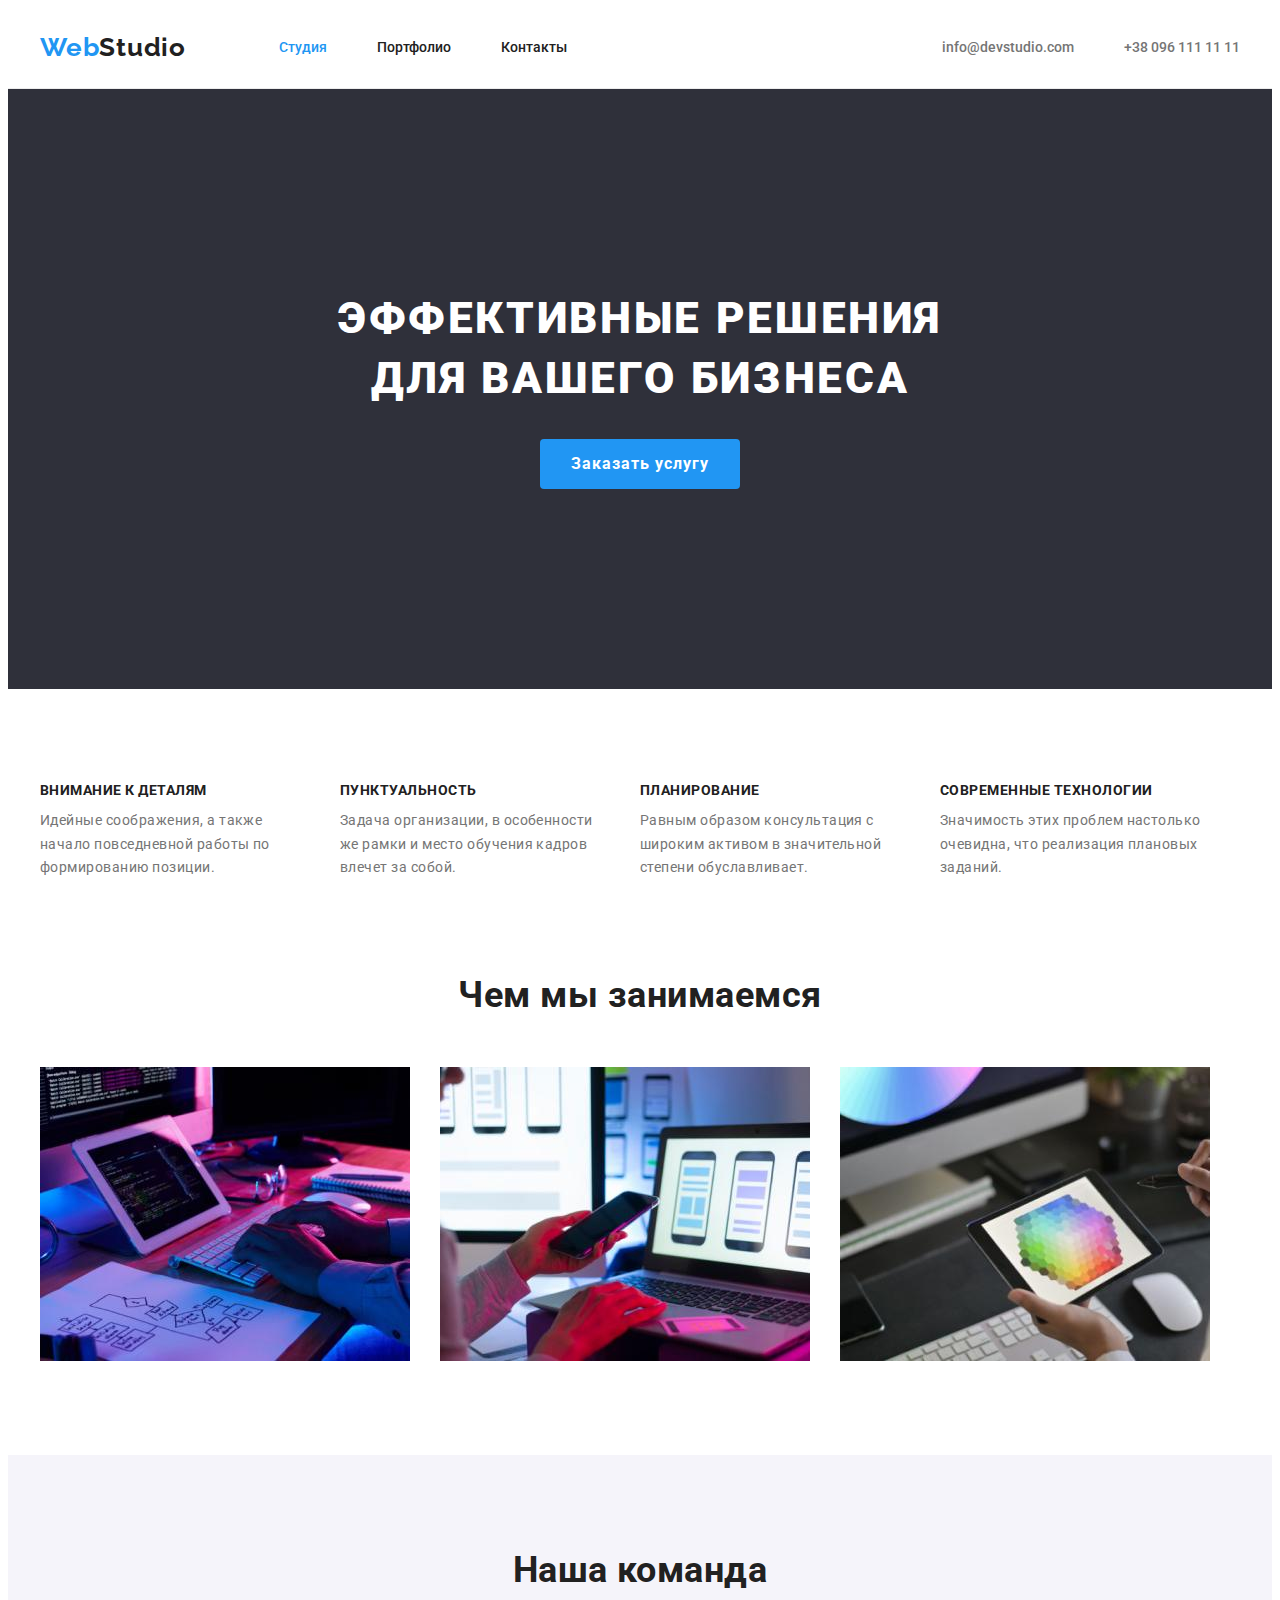
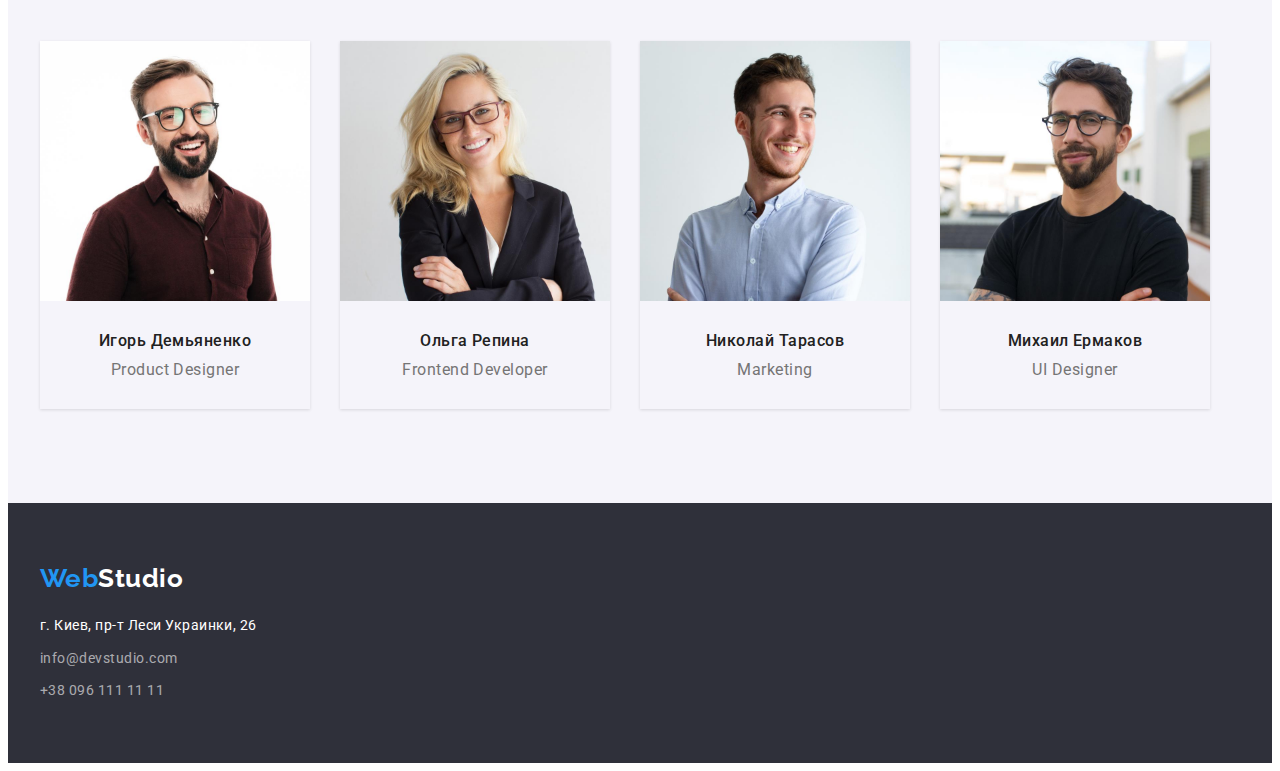
<file: index.html>
<!DOCTYPE html>
<html lang="ru">
  <head>
    <meta charset="UTF-8" />
    <meta http-equiv="X-UA-Compatible" content="IE=edge" />
    <meta name="viewport" content="width=device-width, initial-scale=1.0" />
    <title>Студия</title>
    <link
      rel="stylesheet"
      href="https://cdnjs.cloudflare.com/ajax/libs/modern-normalize/1.1.0/modern-normalize.min.css"
      integrity="sha512-wpPYUAdjBVSE4KJnH1VR1HeZfpl1ub8YT/NKx4PuQ5NmX2tKuGu6U/JRp5y+Y8XG2tV+wKQpNHVUX03MfMFn9Q=="
      crossorigin="anonymous"
      referrerpolicy="no-referrer"
    />
    <link rel="preconnect" href="https://fonts.googleapis.com" />
    <link rel="preconnect" href="https://fonts.gstatic.com" crossorigin />
    <link
      href="https://fonts.googleapis.com/css2?family=Raleway:wght@700&family=Roboto:wght@400;500;700;900&display=swap"
      rel="stylesheet"
    />
    <link rel="stylesheet" href="./css/styles.css" />
  </head>
  <body class="body">
    <!--Шапка-->
    <header class="header">
      <div class="header-container container">
        <div class="header-navigation">
          <nav class="nav-link">
            <a class="header-logo" href="./index.html"><span class="logo-left">Web</span>Studio</a>
            <ul class="header-navigation-site list">
              <li class="header-navigation-item item">
                <a href="./index.html" class="link current">Студия</a>
              </li>
              <li class="header-navigation-item item">
                <a href="./portfolio.html" class="link">Портфолио</a>
              </li>
              <li class="header-navigation-item item"><a href="" class="link">Контакты</a></li>
            </ul>
          </nav>
        </div>
        <div class="header-contacts">
          <ul class="header-contacts list">
            <li class="header-contacts-item item">
              <a href="mailto:info@devstudio.com" class="header-mail-link link"
                >info@devstudio.com</a
              >
            </li>
            <li class="header-contact-item item">
              <a href="tel:+380961111111" class="link header-tel-link">+38 096 111 11 11</a>
            </li>
          </ul>
        </div>
      </div>
    </header>
    <!--Тело сайта-->
    <main class="main">
      <!--Hero-->
      <section class="hero-section section">
        <div class="container">
          <h1 class="hero-title">Эффективные решения </br> для вашего бизнеса</h1>
          <button type="button" class="hero-btn btn">Заказать услугу</button>
        </div>
      </section>
      <!--Особенности-->
      <section class="feature section">
        <div class="container">
          <h2 class="visually-hidden">Особенности</h2>
          <ul class="feature-list list">
            <li class="feature-item item">
              <h3 class="feature-title">Внимание к деталям</h3>
              <p class="feature-text">
                Идейные соображения, а также начало повседневной работы по формированию позиции.
              </p>
            </li>
            <li class="feature-item item">
              <h3 class="feature-title">Пунктуальность</h3>
              <p class="feature-text">
                Задача организации, в особенности же рамки и место обучения кадров влечет за собой.
              </p>
            </li>
            <li class="feature-item item">
              <h3 class="feature-title">Планирование</h3>
              <p class="feature-text">
                Равным образом консультация с широким активом в значительной степени обуславливает.
              </p>
            </li>
            <li class="feature-item item">
              <h3 class="feature-title">Современные технологии</h3>
              <p class="feature-text">
                Значимость этих проблем настолько очевидна, что реализация плановых заданий.
              </p>
            </li>
          </ul>
        </div>
      </section>
      <!--Чем мы занимаемся-->
      <section class="product section">
        <div class="container">
          <h2 class="title-section-product title">Чем мы занимаемся</h2>
          <ul class="product-list list">
            <li class="product-item item">
              <img src="./images/box1.jpg" alt="Разработка бэкенда" width="370" height="294" />
            </li>
            <li class="product-item item">
              <img src="./images/box2.jpg" alt="Оптимизация" width="370" height="294" />
            </li>
            <li class="product-item item">
              <img src="./images/box3.jpg" alt="Дизайнерские решения" width="370" height="294" />
            </li>
          </ul>
        </div>
      </section>
      <!--Наша команда-->
      <section class="team section">
        <div class="container">
          <h2 class="title-team title">Наша команда</h2>
          <ul class="team-list list">
            <li class="team-item item">
              <img class="img-teamcard"
                src="./images/teamcard1.jpg"
                alt="Фото Игорь Демьяненко"
                width="270"
                height="260"
              />
              <div class="team-title-group">
                <h3 class="team-title">Игорь Демьяненко</h3>
                <p class="team-text" lang="en">Product Designer</p>
              </div>              
            </li>
            <li class="team-item item">
              <img class="img-teamcard" src="./images/teamcard2.jpg" alt="Фото Ольга Репина" width="270" height="260" />
              <div class="team-title-group">
                <h3 class="team-title">Ольга Репина</h3>
                <p class="team-text" lang="en">Frontend Developer</p>
              </div>              
            </li>
            <li class="team-item item">
              <img class="img-teamcard"
                src="./images/teamcard3.jpg"
                alt="Фото Николай Тарасов"
                width="270"
                height="260"
              />              
              <div class="team-title-group">
                <h3 class="team-title">Николай Тарасов</h3>
                <p class="team-text" lang="en">Marketing</p>
              </div>              
            </li>
            <li class="team-item item">
              <img class="img-teamcard"
                src="./images/teamcard4.jpg"
                alt="Фото Михаил Ермаков"
                width="270"
                height="260"
              />
              <div class="team-title-group">
                <h3 class="team-title">Михаил Ермаков</h3>
                <p class="team-text" lang="en">UI Designer</p>
              </div>              
            </li>
          </ul>
        </div>
      </section>
    </main>
    <!--Подвал-->
    <footer class="footer">
      <div class="container">
        <address>
          <a href="./index.html" class="logo-link-footer"
            ><span class="logo-left">Web</span>Studio</a
          >
        </address>
        <address class="address adr">г. Киев, пр-т Леси Украинки, 26</address>
        <address class="address-link adr">
          <a href="mailto:info@devstudio.com" class="footer-mail-link link">info@devstudio.com</a><br />
          <a href="tel:+380961111111" class="footer-tel-link link">+38 096 111 11 11</a>
        </address>
      </div>
    </footer>
  </body>
</html>
</file>
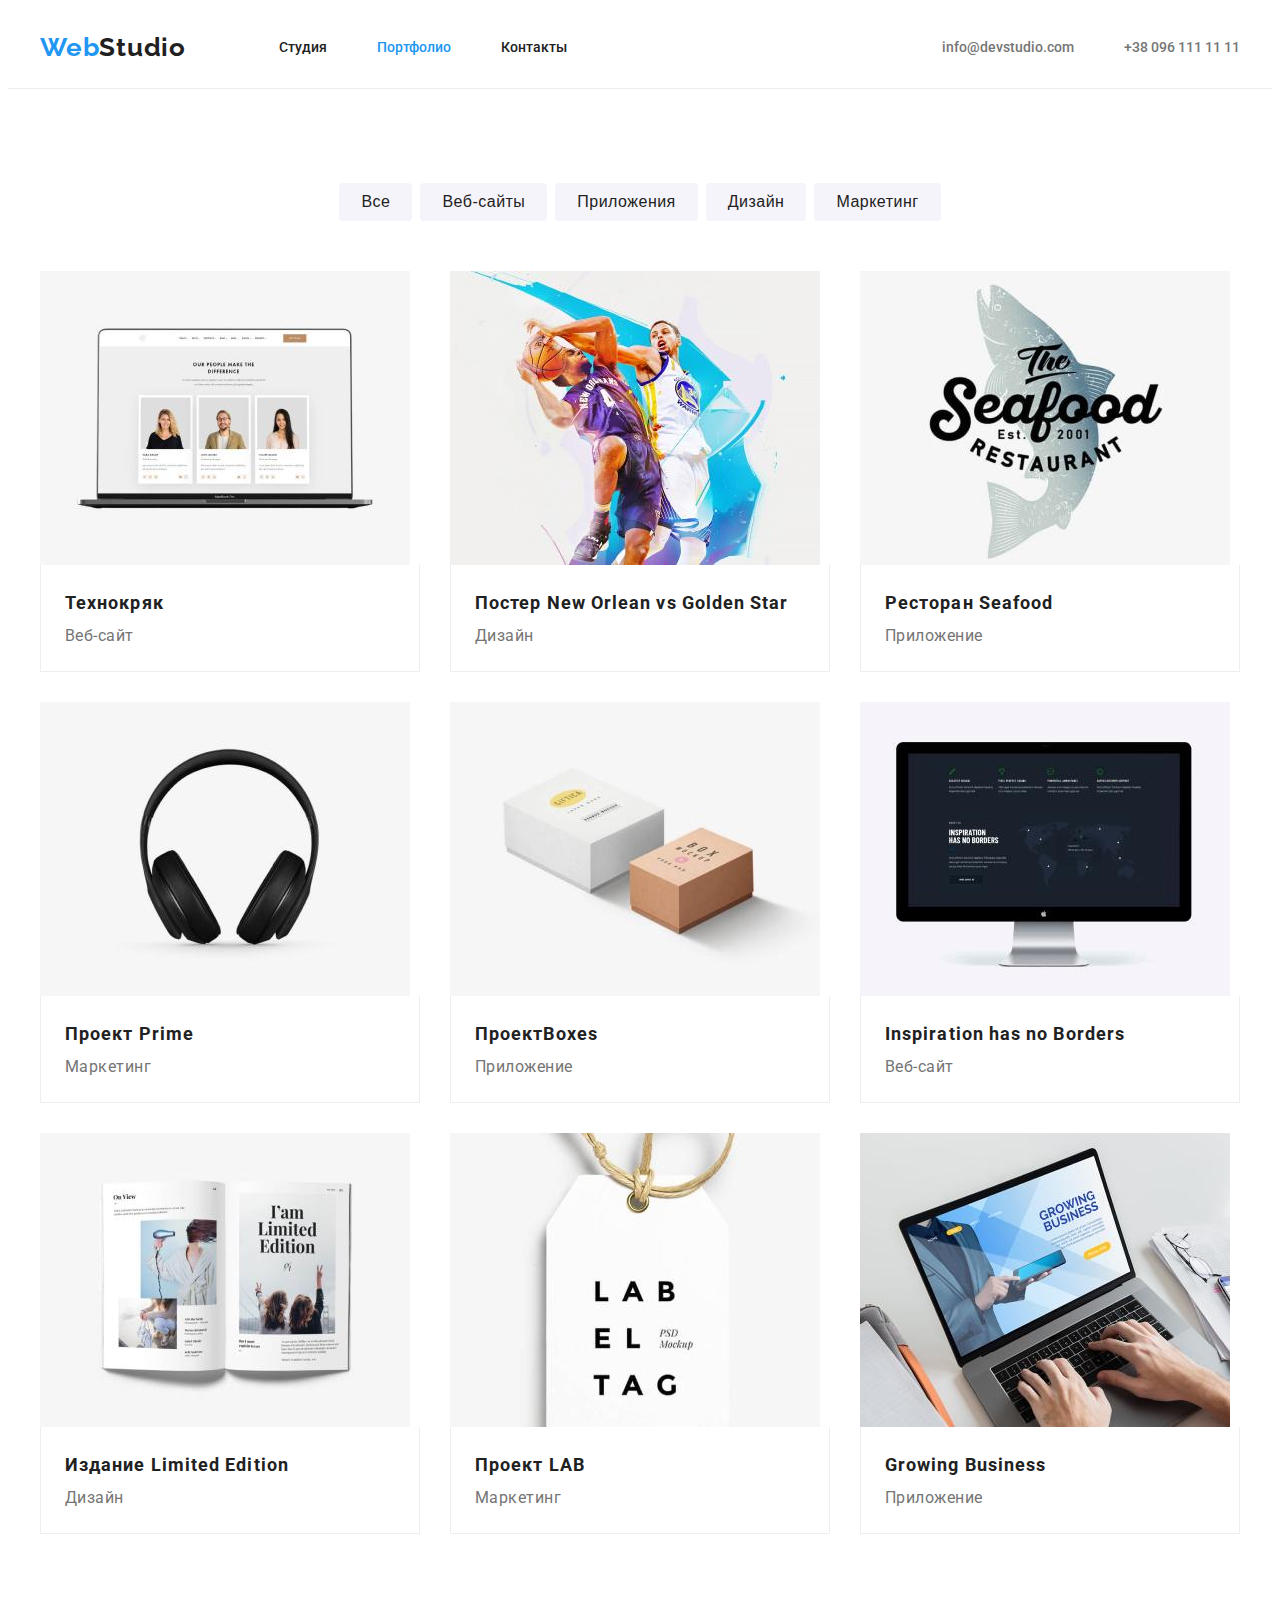
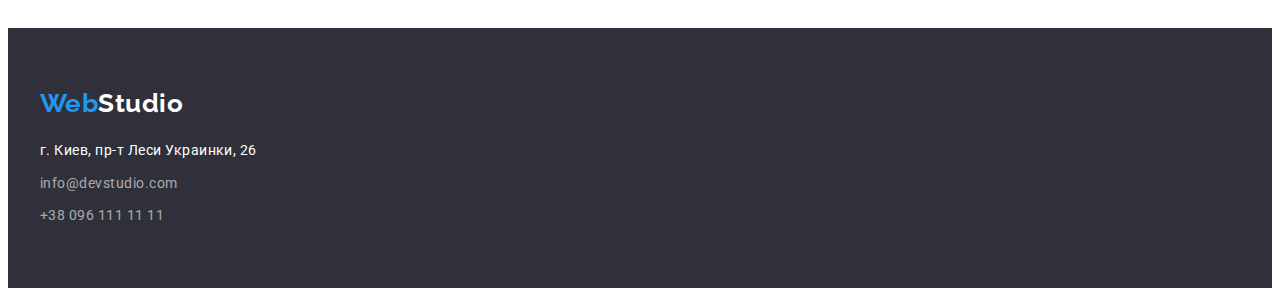
<file: portfolio.html>
<!DOCTYPE html>
<html lang="ru">
  <head>
    <meta charset="UTF-8" />
    <meta http-equiv="X-UA-Compatible" content="IE=edge" />
    <meta name="viewport" content="width=device-width, initial-scale=1.0" />
    <title>Портфолио</title>
    <link
      rel="stylesheet"
      href="https://cdnjs.cloudflare.com/ajax/libs/modern-normalize/1.1.0/modern-normalize.min.css"
      integrity="sha512-wpPYUAdjBVSE4KJnH1VR1HeZfpl1ub8YT/NKx4PuQ5NmX2tKuGu6U/JRp5y+Y8XG2tV+wKQpNHVUX03MfMFn9Q=="
      crossorigin="anonymous"
      referrerpolicy="no-referrer"
    />
    <link rel="preconnect" href="https://fonts.googleapis.com" />
    <link rel="preconnect" href="https://fonts.gstatic.com" crossorigin />
    <link
      href="https://fonts.googleapis.com/css2?family=Raleway:wght@700&family=Roboto:wght@400;500;700;900&display=swap"
      rel="stylesheet"
    />
    <link rel="stylesheet" href="./css/styles.css" />
  </head>
  <body class="body">
    <!--Шапка-->
    <header class="header">
      <div class="header-container container">
        <div class="header-navigation">
          <nav class="nav-link">
            <a class="header-logo" href="./index.html"><span class="logo-left">Web</span>Studio</a>
            <ul class="header-navigation-site list">
              <li class="header-navigation-item item">
                <a href="./index.html" class="link">Студия</a>
              </li>
              <li class="header-navigation-item item">
                <a href="./portfolio.html" class="link current">Портфолио</a>
              </li>
              <li class="header-navigation-item item"><a href="" class="link">Контакты</a></li>
            </ul>
          </nav>
        </div>
        <div class="header-contacts">
          <ul class="header-contacts list">
            <li class="header-contacts-item item">
              <a href="mailto:info@devstudio.com" class="header-mail-link link"
                >info@devstudio.com</a
              >
            </li>
            <li class="header-contact-item item">
              <a href="tel:+380961111111" class="link header-tel-link">+38 096 111 11 11</a>
            </li>
          </ul>
        </div>
      </div>
    </header>
    <!--Тело портфолио-->
    <main class="main">
      <h1 class="visually-hidden">Портфолио</h1>
      <section class="filter section">
        <div class="container">
          <!-- Кнопки Фильтра -->
          <ul class="filter-button-list list">
            <li class="filter-btm-item item">
              <button type="button" class="filter-btn btn">Все</button>
            </li>
            <li class="filter-btm-item item">
              <button type="button" class="filter-btn btn">Веб-сайты</button>
            </li>
            <li class="filter-btm-item item">
              <button type="button" class="filter-btn btn">Приложения</button>
            </li>
            <li class="filter-btm-item item">
              <button type="button" class="filter-btn btn">Дизайн</button>
            </li>
            <li class="filter-btm-item item">
              <button type="button" class="filter-btn btn">Маркетинг</button>
            </li>
          </ul>
          <ul class="project-list list">
            <li class="project-item item">
              <img
                class="img-project"
                src="./images/project1.jpg"
                alt="Фото дизайна сайта"
                width="370"
                height="294"
              />
              <div class="project-info">
                <h2 class="project-title">Технокряк</h2>
                <p class="project-text">Веб-сайт</p>
              </div>
            </li>
            <li class="project-item item">
              <img
                class="img-project"
                src="./images/project2.jpg"
                alt="Фото Дизайн постера"
                width="370"
                height="294"
              />
              <div class="project-info">
                <h2 class="project-title">
                  Постер <span lang="en">New Orlean vs Golden Star</span>
                </h2>
                <p class="project-text">Дизайн</p>
              </div>
            </li>
            <li class="project-item item">
              <img
                class="img-project"
                src="./images/project3.jpg"
                alt="Фото логотипа"
                width="370"
                height="294"
              />
              <div class="project-info">
                <h2 class="project-title">Ресторан <span lang="en">Seafood</span></h2>
                <p class="project-text">Приложение</p>
              </div>
            </li>
            <li class="project-item item">
              <img
                class="img-project"
                src="./images/project4.jpg"
                alt="Фото наушников"
                width="370"
                height="294"
              />
              <div class="project-info">
                <h2 class="project-title">Проект <span lang="en">Prime</span></h2>
                <p class="project-text">Маркетинг</p>
              </div>
            </li>
            <li class="project-item item">
              <img
                class="img-project"
                src="./images/project5.jpg"
                alt="Фото коробок"
                width="370"
                height="294"
              />
              <div class="project-info">
                <h2 class="project-title">Проект<span lang="en">Boxes</span></h2>
                <p class="project-text">Приложение</p>
              </div>
            </li>
            <li class="project-item item">
              <img
                class="img-project"
                src="./images/project6.jpg"
                alt="Фото проекта сайта"
                width="370"
                height="294"
              />
              <div class="project-info">
                <h2 class="project-title" lang="en">Inspiration has no Borders</h2>
                <p class="project-text">Веб-сайт</p>
              </div>
            </li>
            <li class="project-item item">
              <img
                class="img-project"
                src="./images/project7.jpg"
                alt="Фото книги"
                width="370"
                height="294"
              />
              <div class="project-info">
                <h2 class="project-title">Издание <span lang="en">Limited Edition</span></h2>
                <p class="project-text">Дизайн</p>
              </div>
            </li>
            <li class="project-item item">
              <img
                class="img-project"
                src="./images/project8.jpg"
                alt="Фото Лейбы"
                width="370"
                height="294"
              />
              <div class="project-info">
                <h2 class="project-title">Проект <span lang="en"></span>LAB</h2>
                <p class="project-text">Маркетинг</p>
              </div>
            </li>
            <li class="project-item item">
              <img
                class="img-project"
                src="./images/project9.jpg"
                alt="Фото ноутбука"
                width="370"
                height="294"
              />
              <div class="project-info">
                <h2 class="project-title" lang="en">Growing Business</h2>
                <p class="project-text">Приложение</p>
              </div>
            </li>
          </ul>
        </div>
      </section>
    </main>
    <!--Подвал-->
    <footer class="footer">
      <div class="container">
        <address>
          <a href="./index.html" class="logo-link-footer"
            ><span class="logo-left">Web</span>Studio</a
          >
        </address>
        <address class="address adr">г. Киев, пр-т Леси Украинки, 26</address>
        <address class="address-link adr">
          <a href="mailto:info@devstudio.com" class="footer-mail-link link">info@devstudio.com</a
          ><br />
          <a href="tel:+380961111111" class="link">+38 096 111 11 11</a>
        </address>
      </div>
    </footer>
  </body>
</html>
</file>
<file: css/styles.css>
:root {
  --first-color-text: #212121;
  --second-color-text: #757575;
  --color-hero-title: #ffffff;
  --accent-color-text: #2196f3;
  --accent-color-bg: #188ce8;
  --bg-color-title: #ffffff;
  --bg-color-first: #2f303a;
  --bg-color-second: #f5f4fa;
  --color-text-footer: #ffffff;
  --color-btn-hover: #ffffff;
  --bg-color-btn: #2196f3;
}

.container {
  margin: 0 auto;
  padding-left: 15px;
  padding-right: 15px;
  width: 1200px;
}

p,
h1,
h2,
h3,
h4,
h5,
h6 {
  margin: 0;
}
ul {
  margin: 0;
  padding-left: 0;
}
img {
  display: block;
  max-width: 100%;
  height: auto;
}
.body {
  font-family: roboto, sans-serif;
  color: var(--second-color-text);
}
.section {
  padding-top: 94px;
  padding-bottom: 94px;
}
.main {
  letter-spacing: 0.03em;
}
.list {
  padding: 0;
  margin: 0;
}
.link {
  text-decoration: none;
  color: inherit;
}
.link:hover,
.link:focus,
.link.current {
  color: var(--accent-color-text);
}
.item {
  list-style: none;
}
.logo-left {
  color: var(--accent-color-text);
}
.btn {
  font-weight: 500;
  font-size: 16px;
  line-height: 1.62;
  text-align: center;
  letter-spacing: 0.03em;
  cursor: pointer;
  border: transparent;
}
.btn:hover,
.btn:focus {
  color: var(--color-btn-hover);
  background-color: var(--bg-color-btn);
}
.visually-hidden {
  position: absolute;
  width: 1px;
  height: 1px;
  margin: -1px;
  padding: 0;
  overflow: hidden;
  border: 0;
  clip: rect(0 0 0 0);
}
.title {
  font-weight: 700;
  font-size: 36px;
  line-height: 1.17;
  text-align: center;
  color: var(--first-color-text);
}
.adr {
  font-style: normal;
  font-size: 14px;
  line-height: 1.71;
}
/* Шапка */
.header {
  align-items: center;
  font-weight: 500;
  font-size: 14px;
  line-height: 1.14;
  letter-spacing: 0, 2em;
  background-color: var(--bg-color-title);
  border-bottom: 1px solid #ececec;
  padding-top: 24px;
  padding-bottom: 25px;
}
.header-container {
  display: flex;
  align-items: center;
}
.header-navigation-site {
  display: flex;
  align-items: center;
  color: var(--first-color-text);
}
.header-navigation {
  display: flex;
  align-items: center;
}
.nav-link {
  display: flex;
  align-items: center;
}

.header-navigation-item:not(:last-child) {
  margin-right: 50px;
}
.header-contacts {
  display: flex;
  margin-left: auto;
  align-items: center;
}
.header-logo {
  font-family: Raleway;
  font-style: normal;
  font-weight: 700;
  font-size: 26px;
  line-height: calc(31 / 26);
  letter-spacing: 0.03em;
  color: var(--first-color-text);
  text-decoration: none;
  margin-right: 93px;
}
.header-mail-link {
  margin-right: 50px;
}
/* Hero */
.hero-section {
  text-align: center;
  padding-top: 200px;
  padding-bottom: 200px;
  margin-left: auto;
  margin-right: auto;
  background-color: var(--bg-color-first);
}
.hero-title {
  margin-bottom: 30px;
  font-weight: 900;
  font-size: 44px;
  line-height: 1.36;
  letter-spacing: 0.06em;
  text-transform: uppercase;
  color: var(--color-hero-title);
}
.hero-btn {
  font-family: roboto;
  font-weight: 700;
  font-size: 16px;
  line-height: 1.87;
  display: flex;
  align-items: center;
  text-align: center;
  letter-spacing: 0.06em;
  color: var(--color-hero-title);
  background-color: var(--bg-color-btn);
  width: 200px;
  height: 50px;
  justify-content: center;
  margin-left: auto;
  margin-right: auto;
  border-radius: 4px;
}
.hero-btn:hover,
.hero-btn:focus {
  background-color: var(--accent-color-bg);
}
/* Feature */
.feature {
  background-color: var(--bg-color-title);
  padding-bottom: 0;
}
.feature-list {
  display: flex;
}

.feature-item {
  width: 270px;
}
.feature-item:not(:last-child) {
  margin-right: 30px;
}
.feature-title {
  margin-bottom: 10px;
  font-weight: 700;
  font-size: 14px;
  line-height: 1.14;
  text-transform: uppercase;
  color: var(--first-color-text);
}
.feature-text {
  font-size: 14px;
  line-height: 1.71;
}
/* Мы предлагаем */
.product {
  background-color: var(--bg-color-title);
}
.title-section-product {
  margin-bottom: 50px;
}
.product-list {
  display: flex;
  flex-wrap: wrap;
  margin-left: -30px;
}
.product-item {
  flex-basis: calc(100% / 4 -30px);
  margin-left: 30px;
}
/* Наща команда  */
.team {
  background-color: var(--bg-color-second);
}
.title-team {
  margin-bottom: 50px;
}
.team-list {
  display: flex;
  flex-wrap: wrap;
  margin-left: -30px;
}
.team-item {
  flex-basis: calc(100% / 4 -30px);
  margin-left: 30px;
  box-shadow: 0px 2px 1px 0px #00000033;
  box-shadow: 0px 1px 1px 0px #00000024;
  box-shadow: 0px 1px 3px 0px #0000001f;
  border-top: none2;
}
/* .img-teamcard {
  margin-bottom: 30px;
} */
.team-title-group {
  padding-top: 30px;
  padding-bottom: 30px;
}
.team-title {
  margin-bottom: 10px;
  font-weight: 500;
  font-size: 16px;
  line-height: 1.19;
  text-align: center;
  color: var(--first-color-text);
}
.team-text {
  font-size: 16px;
  line-height: 1.19;
  text-align: center;
}
/* Подвал */
.footer {
  display: block;
  justify-content: space-between;
  padding-top: 60px;
  padding-bottom: 60px;
  text-align: left;
  background-color: var(--bg-color-first);
  color: var(--color-text-footer);
  letter-spacing: 0.03em;
}
.logo-link-footer {
  display: block;
  margin-bottom: 20px;
  font-family: Raleway;
  font-style: normal;
  font-weight: 700;
  font-size: 26px;
  line-height: 1.19;
  color: var(--color-text-footer);
  text-decoration: none;
}
.address {
  margin-bottom: 9px;
}
.address-link {
  display: block;
  justify-items: flex-start;
  text-decoration: none;
  color: rgba(255, 255, 255, 0.6);
}
.footer-mail-link {
  display: block;
  margin-bottom: -15px;
}
.footer-tel-link {
  display: block;
}
/* ПОРТФОЛИО ФИЛЬТР*/
.filter {
  background-color: var(--bg-color-title);
}
.filter-button-list {
  display: flex;
  justify-content: center;
  margin-bottom: 50px;
}
.filter-btn {
  border-radius: 4px;
  padding: 6px 22px;
  box-sizing: content-box;
  color: var(--first-color-text);
  background-color: var(--bg-color-second);
}
.filter-btm-item:not(:last-child) {
  margin-right: 8px;
}
.filter-btn:hover,
.filter-btn:focus {
  text-shadow: 2px 3px 3px #0000001f, 0 0 1em var(--second-color-text);
  -moz-box-shadow: 0px 2px 2px 0px #0000001f;
  -webkit-box-shadow: 0px 1px 2px 0px #00000014;
  box-shadow: 0px 3px 1px 0px #0000001a;
}
.project-list {
  display: flex;
  flex-wrap: wrap;
  margin-left: -30px;
  margin-bottom: -30px;
}
.project-item {
  flex-basis: calc(100% / 3 - 30px);
  margin-left: 30px;
  margin-bottom: 30px;
}
.project-info {
  padding-top: 20px;
  padding-left: 24px;
  padding-right: 24px;
  padding-bottom: 20px;
  border-left: 1px solid #eeeeee;
  border-bottom: 1px solid #eeeeee;
  border-right: 1px solid #eeeeee;
}
.project-title {
  font-weight: 700;
  font-size: 18px;
  line-height: 2;
  letter-spacing: 0.06em;
  color: var(--first-color-text);
}
.project-text {
  font-size: 16px;
  line-height: 1.87;
}
</file>
